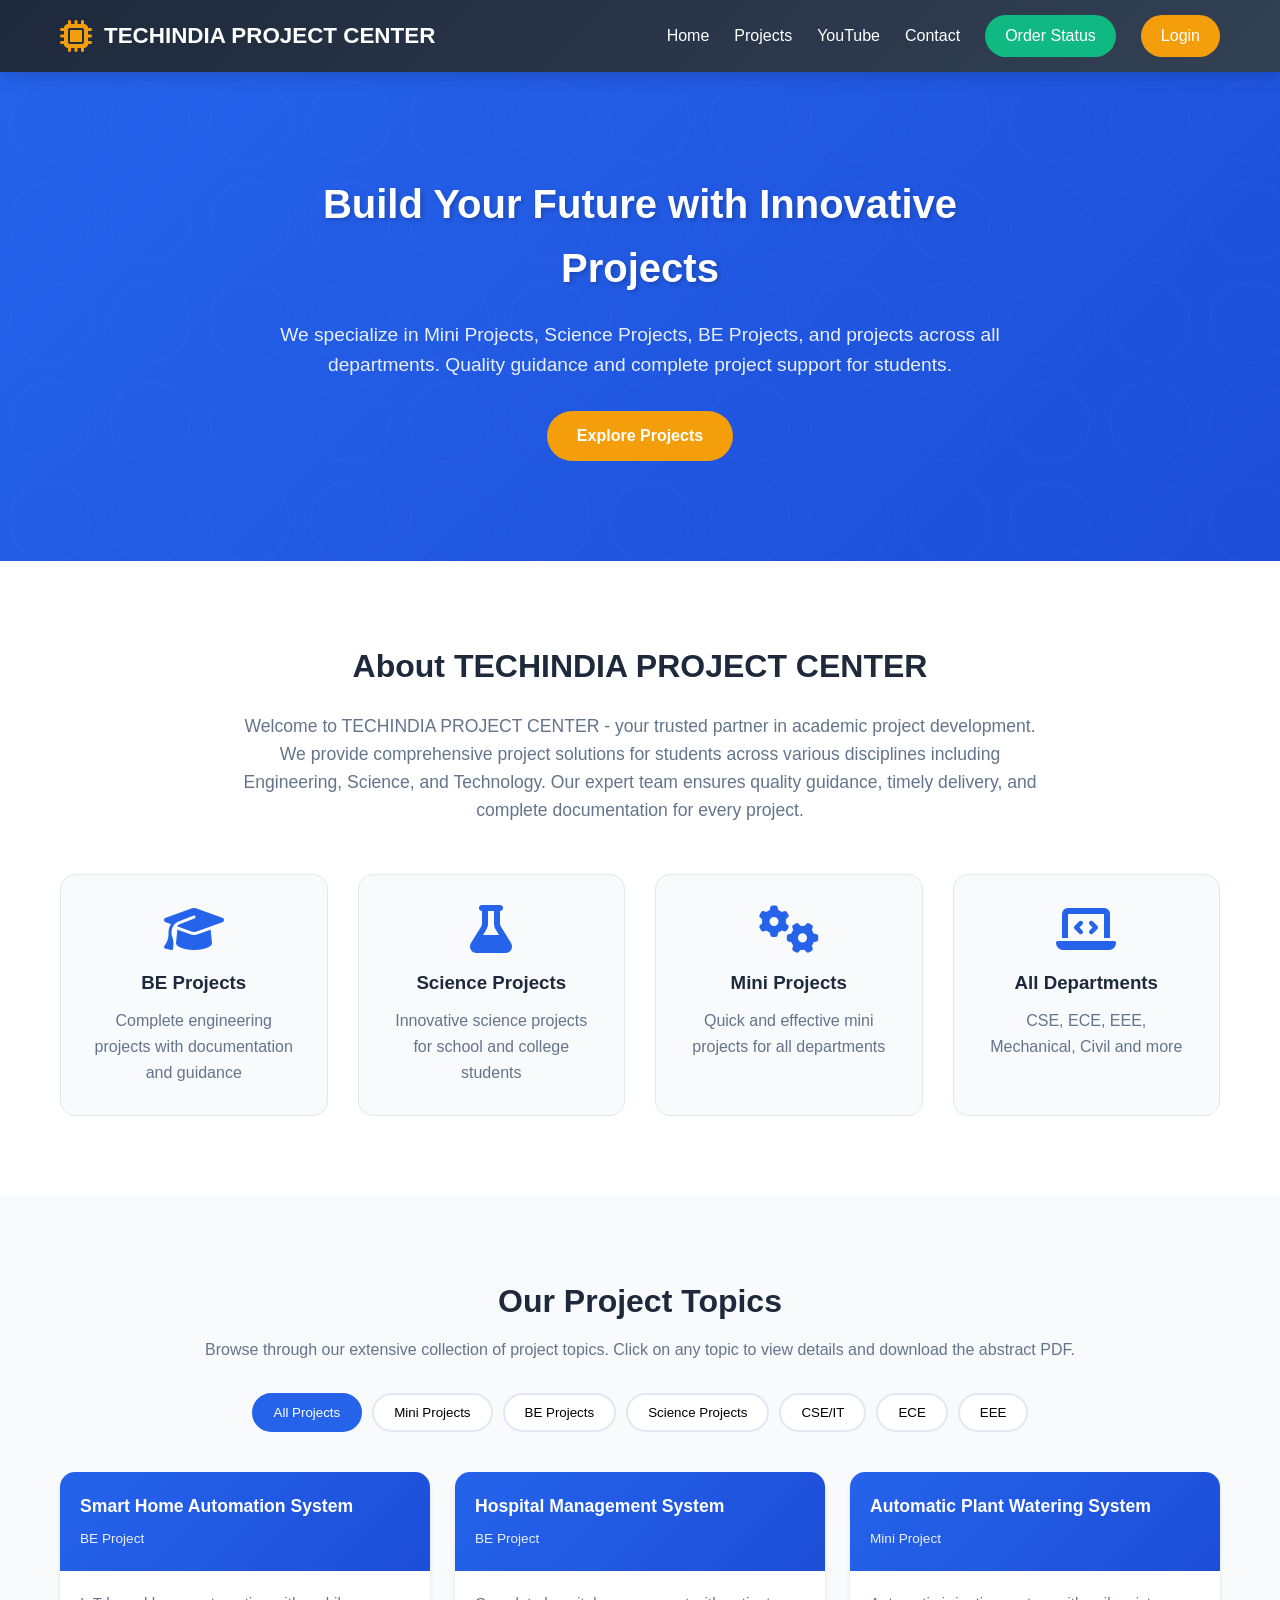
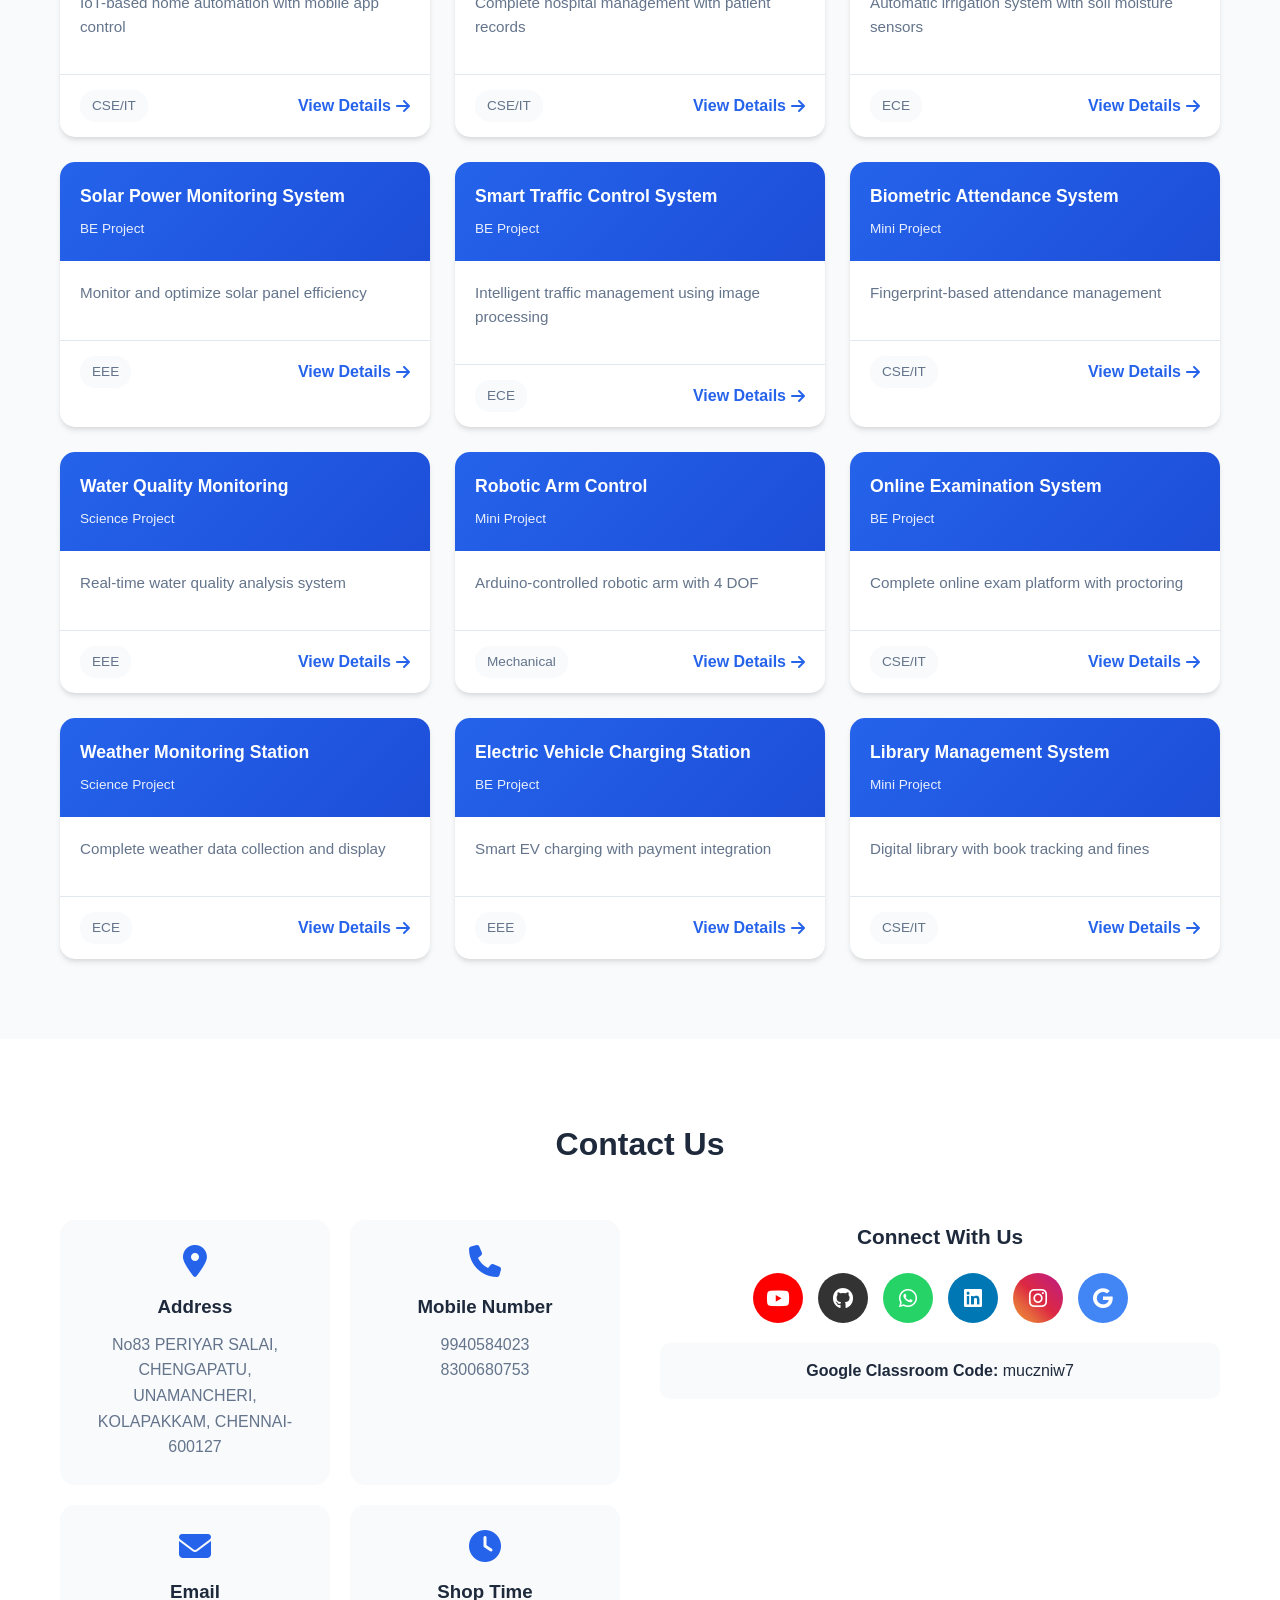
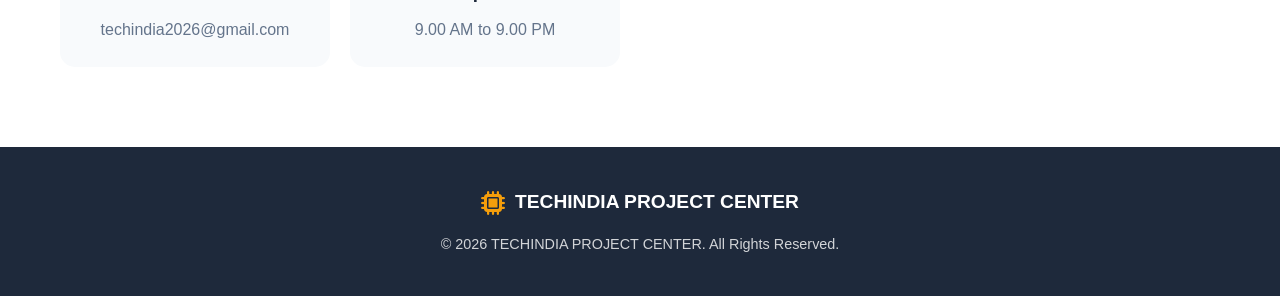
<file: website/index.html>
<!DOCTYPE html>
<html lang="en">
<head>
    <meta charset="UTF-8">
    <meta name="viewport" content="width=device-width, initial-scale=1.0">
    <title>TECHINDIA PROJECT CENTER - Mini Projects, BE Projects, Science Projects</title>
    <link rel="stylesheet" href="css/style.css">
    <link rel="stylesheet" href="https://cdnjs.cloudflare.com/ajax/libs/font-awesome/6.4.0/css/all.min.css">
</head>
<body>
    <!-- Header -->
    <header class="header">
        <div class="container">
            <div class="logo">
                <i class="fas fa-microchip"></i>
                <h1>TECHINDIA PROJECT CENTER</h1>
            </div>
            <nav class="nav">
                <a href="index.html" class="active">Home</a>
                <a href="#projects">Projects</a>
                <a href="https://youtube.com/@techindiawelcome?si=DhLk23zJ3-fZZO_y" target="_blank">YouTube</a>
                <a href="#contact">Contact</a>
                <a href="order-status.html" class="btn-order">Order Status</a>
                <a href="login.html" class="btn-login">Login</a>
            </nav>
            <div class="hamburger">
                <span></span>
                <span></span>
                <span></span>
            </div>
        </div>
    </header>

    <!-- Hero Section -->
    <section class="hero">
        <div class="hero-content">
            <h2>Build Your Future with Innovative Projects</h2>
            <p>We specialize in Mini Projects, Science Projects, BE Projects, and projects across all departments. Quality guidance and complete project support for students.</p>
            <a href="#projects" class="btn-primary">Explore Projects</a>
        </div>
    </section>

    <!-- About Section -->
    <section class="about" id="about">
        <div class="container">
            <h2>About TECHINDIA PROJECT CENTER</h2>
            <p>Welcome to TECHINDIA PROJECT CENTER - your trusted partner in academic project development. We provide comprehensive project solutions for students across various disciplines including Engineering, Science, and Technology. Our expert team ensures quality guidance, timely delivery, and complete documentation for every project.</p>
            <div class="features">
                <div class="feature-card">
                    <i class="fas fa-graduation-cap"></i>
                    <h3>BE Projects</h3>
                    <p>Complete engineering projects with documentation and guidance</p>
                </div>
                <div class="feature-card">
                    <i class="fas fa-flask"></i>
                    <h3>Science Projects</h3>
                    <p>Innovative science projects for school and college students</p>
                </div>
                <div class="feature-card">
                    <i class="fas fa-cogs"></i>
                    <h3>Mini Projects</h3>
                    <p>Quick and effective mini projects for all departments</p>
                </div>
                <div class="feature-card">
                    <i class="fas fa-laptop-code"></i>
                    <h3>All Departments</h3>
                    <p>CSE, ECE, EEE, Mechanical, Civil and more</p>
                </div>
            </div>
        </div>
    </section>

    <!-- Projects Section -->
    <section class="projects" id="projects">
        <div class="container">
            <h2>Our Project Topics</h2>
            <p>Browse through our extensive collection of project topics. Click on any topic to view details and download the abstract PDF.</p>
            
            <!-- Filter Buttons -->
            <div class="filter-buttons">
                <button class="filter-btn active" data-filter="all">All Projects</button>
                <button class="filter-btn" data-filter="mini">Mini Projects</button>
                <button class="filter-btn" data-filter="be">BE Projects</button>
                <button class="filter-btn" data-filter="science">Science Projects</button>
                <button class="filter-btn" data-filter="cse">CSE/IT</button>
                <button class="filter-btn" data-filter="ece">ECE</button>
                <button class="filter-btn" data-filter="eee">EEE</button>
            </div>

            <!-- Project List -->
            <div class="project-grid" id="projectGrid">
                <!-- Projects will be loaded dynamically -->
            </div>
        </div>
    </section>

    <!-- Project Modal -->
    <div class="modal" id="projectModal">
        <div class="modal-content">
            <span class="close-modal">&times;</span>
            <div class="modal-body">
                <h2 id="modalTitle"></h2>
                <p class="modal-category" id="modalCategory"></p>
                <div class="modal-description" id="modalDescription"></div>
                <div class="modal-features" id="modalFeatures"></div>
                <div class="modal-actions">
                    <button class="btn-download" id="downloadPdf">
                        <i class="fas fa-file-pdf"></i> Download Abstract PDF
                    </button>
                    <button class="btn-order-project" id="orderProject">
                        <i class="fas fa-shopping-cart"></i> Order This Project
                    </button>
                </div>
            </div>
        </div>
    </div>

    <!-- Order Modal -->
    <div class="modal" id="orderModal">
        <div class="modal-content order-modal-premium">
            <span class="close-modal">&times;</span>
            <div class="order-modal-header">
                <div class="order-icon">
                    <i class="fas fa-shopping-bag"></i>
                </div>
                <h2>Order Project</h2>
                <p class="order-subtitle">Fill in your details to place an order</p>
            </div>
            <div class="order-project-info" id="orderProjectInfo">
                <span class="project-badge"><i class="fas fa-folder"></i> <span id="orderProjectTitle"></span></span>
            </div>
            <form id="orderForm" class="order-form-premium">
                <input type="hidden" id="orderProjectId">
                <div class="form-row">
                    <div class="form-group">
                        <label><i class="fas fa-user"></i> Full Name *</label>
                        <input type="text" id="orderName" required placeholder="Enter your full name">
                    </div>
                    <div class="form-group">
                        <label><i class="fas fa-phone"></i> Mobile Number *</label>
                        <input type="tel" id="orderMobile" pattern="[0-9]{10}" required placeholder="10 digit mobile number" maxlength="10">
                    </div>
                </div>
                <div class="form-group">
                    <label><i class="fas fa-envelope"></i> Email Address *</label>
                    <input type="email" id="orderEmail" required placeholder="Enter your email address">
                </div>
                <div class="form-group">
                    <label><i class="fas fa-map-marker-alt"></i> Delivery Address *</label>
                    <textarea id="orderAddress" rows="3" required placeholder="Enter your complete address"></textarea>
                </div>
                <div class="form-group">
                    <label><i class="fas fa-map-pin"></i> Pin Code *</label>
                    <input type="text" id="orderPincode" pattern="[0-9]{6}" required placeholder="6 digit pin code" maxlength="6">
                </div>
                <div class="order-note">
                    <i class="fas fa-info-circle"></i>
                    <span>A 6-digit order code will be generated for tracking your order status.</span>
                </div>
                <button type="submit" class="btn-order-submit">
                    <i class="fas fa-paper-plane"></i> Place Order
                </button>
            </form>
        </div>
    </div>

    <!-- Contact Section -->
    <section class="contact" id="contact">
        <div class="container">
            <h2>Contact Us</h2>
            <div class="contact-grid">
                <div class="contact-info">
                    <div class="contact-card">
                        <i class="fas fa-map-marker-alt"></i>
                        <h3>Address</h3>
                        <p>No83 PERIYAR SALAI, CHENGAPATU, UNAMANCHERI, KOLAPAKKAM, CHENNAI-600127</p>
                    </div>
                    <div class="contact-card">
                        <i class="fas fa-phone"></i>
                        <h3>Mobile Number</h3>
                        <p><a href="tel:9940584023">9940584023</a></p>
                        <p><a href="tel:8300680753">8300680753</a></p>
                    </div>
                    <div class="contact-card">
                        <i class="fas fa-envelope"></i>
                        <h3>Email</h3>
                        <p><a href="mailto:techindia2026@gmail.com">techindia2026@gmail.com</a></p>
                    </div>
                    <div class="contact-card">
                        <i class="fas fa-clock"></i>
                        <h3>Shop Time</h3>
                        <p>9.00 AM to 9.00 PM</p>
                    </div>
                </div>
                <div class="social-links">
                    <h3>Connect With Us</h3>
                    <div class="social-icons">
                        <a href="https://youtube.com/@techindiawelcome?si=DhLk23zJ3-fZZO_y" target="_blank" class="youtube">
                            <i class="fab fa-youtube"></i>
                        </a>
                        <a href="https://github.com/techindia2026-lab" target="_blank" class="github">
                            <i class="fab fa-github"></i>
                        </a>
                        <a href="https://chat.whatsapp.com/GNpaSenF4cGHBdhQo0liR4" target="_blank" class="whatsapp">
                            <i class="fab fa-whatsapp"></i>
                        </a>
                        <a href="https://www.linkedin.com/in/tech-india-86aa4a414/" target="_blank" class="linkedin">
                            <i class="fab fa-linkedin"></i>
                        </a>
                        <a href="https://www.instagram.com/techindiaprojcet/" target="_blank" class="instagram">
                            <i class="fab fa-instagram"></i>
                        </a>
                        <a href="https://classroom.google.com/c/ODU1MzQ3OTAwMTk2?cjc=muczniw7" target="_blank" class="classroom">
                            <i class="fab fa-google"></i>
                        </a>
                    </div>
                    <div class="classroom-code">
                        <p><strong>Google Classroom Code:</strong> muczniw7</p>
                    </div>
                </div>
            </div>
        </div>
    </section>

    <!-- Footer -->
    <footer class="footer">
        <div class="container">
            <div class="footer-content">
                <div class="footer-logo">
                    <i class="fas fa-microchip"></i>
                    <h3>TECHINDIA PROJECT CENTER</h3>
                </div>
                <p>&copy; 2026 TECHINDIA PROJECT CENTER. All Rights Reserved.</p>
            </div>
        </div>
    </footer>

    <script src="js/main.js"></script>
</body>
</html>
</file>
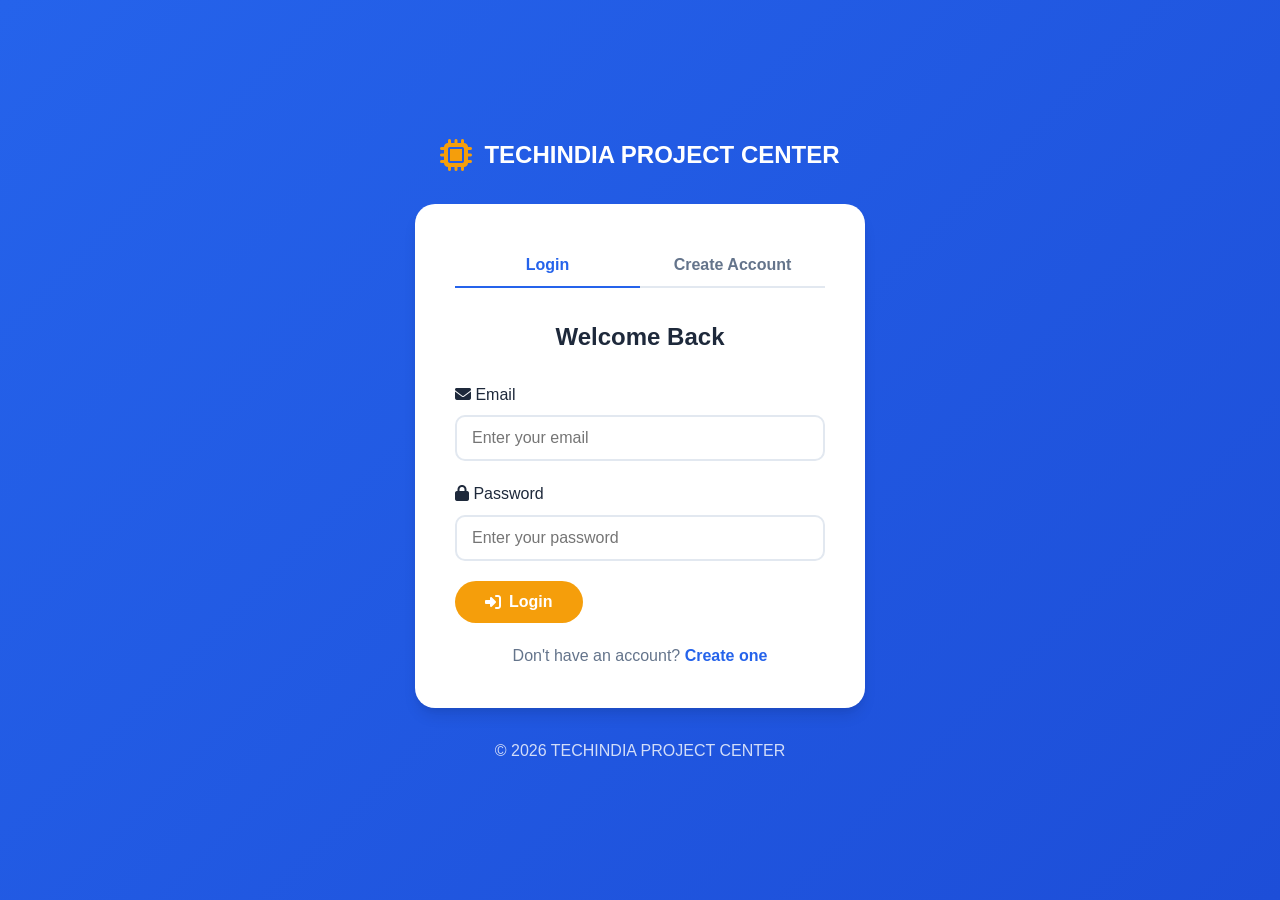
<file: website/login.html>
<!DOCTYPE html>
<html lang="en">
<head>
    <meta charset="UTF-8">
    <meta name="viewport" content="width=device-width, initial-scale=1.0">
    <title>Login - TECHINDIA PROJECT CENTER</title>
    <link rel="stylesheet" href="css/style.css">
    <link rel="stylesheet" href="https://cdnjs.cloudflare.com/ajax/libs/font-awesome/6.4.0/css/all.min.css">
</head>
<body class="auth-page">
    <div class="auth-container">
        <div class="auth-header">
            <a href="index.html" class="logo">
                <i class="fas fa-microchip"></i>
                <h1>TECHINDIA PROJECT CENTER</h1>
            </a>
        </div>

        <div class="auth-box">
            <div class="auth-tabs">
                <button class="tab-btn active" data-tab="login">Login</button>
                <button class="tab-btn" data-tab="register">Create Account</button>
            </div>

            <!-- Login Form -->
            <form class="auth-form active" id="loginForm">
                <h2>Welcome Back</h2>
                <div class="form-group">
                    <label><i class="fas fa-envelope"></i> Email</label>
                    <input type="email" id="loginEmail" required placeholder="Enter your email">
                </div>
                <div class="form-group">
                    <label><i class="fas fa-lock"></i> Password</label>
                    <input type="password" id="loginPassword" required placeholder="Enter your password">
                </div>
                <button type="submit" class="btn-primary">
                    <i class="fas fa-sign-in-alt"></i> Login
                </button>
                <p class="auth-link">Don't have an account? <a href="#" data-tab="register">Create one</a></p>
            </form>

            <!-- Register Form -->
            <form class="auth-form" id="registerForm">
                <h2>Create New Account</h2>
                <div class="form-group">
                    <label><i class="fas fa-user"></i> Full Name</label>
                    <input type="text" id="registerName" required placeholder="Enter your full name">
                </div>
                <div class="form-group">
                    <label><i class="fas fa-envelope"></i> Email</label>
                    <input type="email" id="registerEmail" required placeholder="Enter your email">
                </div>
                <div class="form-group">
                    <label><i class="fas fa-phone"></i> Mobile Number</label>
                    <input type="tel" id="registerMobile" pattern="[0-9]{10}" required placeholder="Enter 10 digit mobile number">
                </div>
                <div class="form-group">
                    <label><i class="fas fa-lock"></i> Password</label>
                    <input type="password" id="registerPassword" required placeholder="Create a password" minlength="6">
                </div>
                <div class="form-group">
                    <label><i class="fas fa-lock"></i> Confirm Password</label>
                    <input type="password" id="registerConfirmPassword" required placeholder="Confirm your password">
                </div>
                <button type="submit" class="btn-primary">
                    <i class="fas fa-user-plus"></i> Create Account
                </button>
                <p class="auth-link">Already have an account? <a href="#" data-tab="login">Login here</a></p>
            </form>
        </div>

        <div class="auth-footer">
            <p>&copy; 2026 TECHINDIA PROJECT CENTER</p>
        </div>
    </div>

    <script src="js/auth.js"></script>
</body>
</html>
</file>
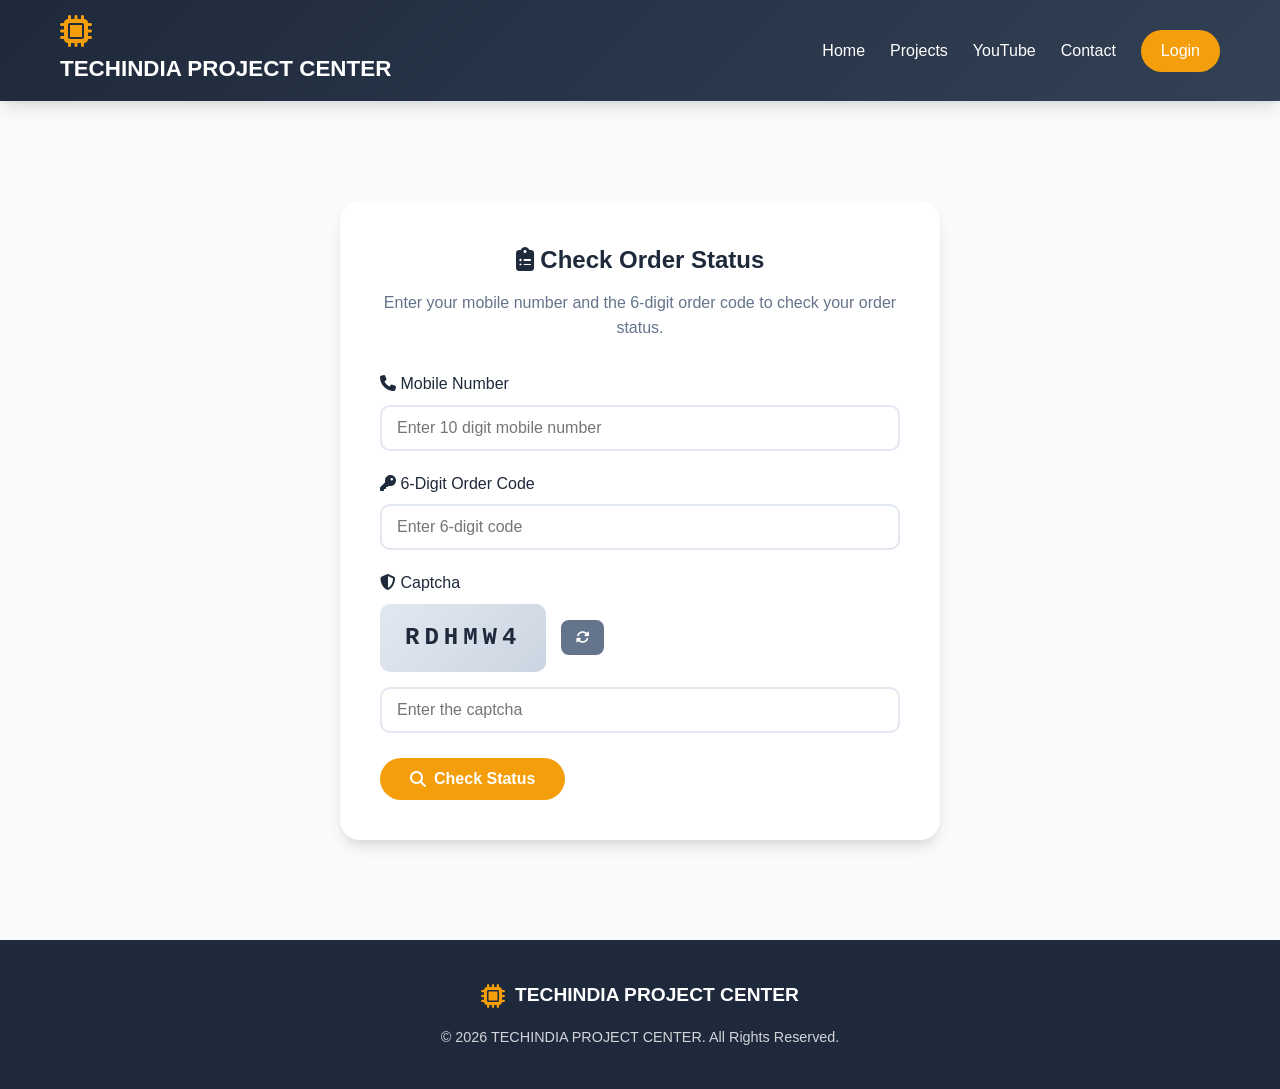
<file: website/order-status.html>
<!DOCTYPE html>
<html lang="en">
<head>
    <meta charset="UTF-8">
    <meta name="viewport" content="width=device-width, initial-scale=1.0">
    <title>Order Status - TECHINDIA PROJECT CENTER</title>
    <link rel="stylesheet" href="css/style.css">
    <link rel="stylesheet" href="https://cdnjs.cloudflare.com/ajax/libs/font-awesome/6.4.0/css/all.min.css">
</head>
<body>
    <!-- Header -->
    <header class="header">
        <div class="container">
            <div class="logo">
                <a href="index.html">
                    <i class="fas fa-microchip"></i>
                    <h1>TECHINDIA PROJECT CENTER</h1>
                </a>
            </div>
            <nav class="nav">
                <a href="index.html">Home</a>
                <a href="index.html#projects">Projects</a>
                <a href="https://youtube.com/@techindiawelcome?si=DhLk23zJ3-fZZO_y" target="_blank">YouTube</a>
                <a href="index.html#contact">Contact</a>
                <a href="login.html" class="btn-login">Login</a>
            </nav>
            <div class="hamburger">
                <span></span>
                <span></span>
                <span></span>
            </div>
        </div>
    </header>

    <!-- Order Status Section -->
    <section class="order-status-section">
        <div class="container">
            <div class="order-status-box">
                <h2><i class="fas fa-clipboard-list"></i> Check Order Status</h2>
                <p>Enter your mobile number and the 6-digit order code to check your order status.</p>
                
                <form id="orderStatusForm">
                    <div class="form-group">
                        <label><i class="fas fa-phone"></i> Mobile Number</label>
                        <input type="tel" id="statusMobile" pattern="[0-9]{10}" required placeholder="Enter 10 digit mobile number" maxlength="10">
                    </div>
                    <div class="form-group">
                        <label><i class="fas fa-key"></i> 6-Digit Order Code</label>
                        <input type="text" id="orderCode" pattern="[0-9]{6}" required placeholder="Enter 6-digit code" maxlength="6">
                    </div>
                    <div class="form-group captcha-group">
                        <label><i class="fas fa-shield-alt"></i> Captcha</label>
                        <div class="captcha-box">
                            <span id="captchaText"></span>
                            <button type="button" id="refreshCaptcha" class="btn-refresh">
                                <i class="fas fa-sync-alt"></i>
                            </button>
                        </div>
                        <input type="text" id="captchaInput" required placeholder="Enter the captcha">
                    </div>
                    <button type="submit" class="btn-primary">
                        <i class="fas fa-search"></i> Check Status
                    </button>
                </form>

                <!-- Order Result -->
                <div class="order-result" id="orderResult" style="display: none;">
                    <div class="result-header">
                        <h3>Order Details</h3>
                        <span class="status-badge" id="orderStatusBadge"></span>
                    </div>
                    <div class="result-body">
                        <div class="result-row">
                            <strong>Order ID:</strong>
                            <span id="resultOrderId"></span>
                        </div>
                        <div class="result-row">
                            <strong>Project:</strong>
                            <span id="resultProject"></span>
                        </div>
                        <div class="result-row">
                            <strong>Customer Name:</strong>
                            <span id="resultName"></span>
                        </div>
                        <div class="result-row">
                            <strong>Mobile:</strong>
                            <span id="resultMobile"></span>
                        </div>
                        <div class="result-row">
                            <strong>Email:</strong>
                            <span id="resultEmail"></span>
                        </div>
                        <div class="result-row">
                            <strong>Address:</strong>
                            <span id="resultAddress"></span>
                        </div>
                        <div class="result-row">
                            <strong>Pin Code:</strong>
                            <span id="resultPincode"></span>
                        </div>
                        <div class="result-row">
                            <strong>Order Date:</strong>
                            <span id="resultDate"></span>
                        </div>
                        <div class="result-row">
                            <strong>Order Code:</strong>
                            <span id="resultCode"></span>
                        </div>
                        <div class="result-row">
                            <strong>Current Status:</strong>
                            <span id="resultStatus"></span>
                        </div>
                        <div class="result-row status-note">
                            <strong>Status Note:</strong>
                            <span id="resultNote"></span>
                        </div>
                    </div>
                </div>

                <div class="order-not-found" id="orderNotFound" style="display: none;">
                    <i class="fas fa-exclamation-circle"></i>
                    <h3>Order Not Found</h3>
                    <p>Please check your mobile number and order code. If the problem persists, contact us.</p>
                </div>
            </div>
        </div>
    </section>

    <!-- Footer -->
    <footer class="footer">
        <div class="container">
            <div class="footer-content">
                <div class="footer-logo">
                    <i class="fas fa-microchip"></i>
                    <h3>TECHINDIA PROJECT CENTER</h3>
                </div>
                <p>&copy; 2026 TECHINDIA PROJECT CENTER. All Rights Reserved.</p>
            </div>
        </div>
    </footer>

    <script src="js/main.js"></script>
    <script>
        // Captcha functionality
        let currentCaptcha = '';

        function generateCaptcha() {
            const chars = 'ABCDEFGHJKLMNPQRSTUVWXYZabcdefghjkmnpqrstuvwxyz23456789';
            currentCaptcha = '';
            for (let i = 0; i < 6; i++) {
                currentCaptcha += chars.charAt(Math.floor(Math.random() * chars.length));
            }
            document.getElementById('captchaText').textContent = currentCaptcha;
        }

        document.getElementById('refreshCaptcha').addEventListener('click', generateCaptcha);
        generateCaptcha();

        // Order status check
        document.getElementById('orderStatusForm').addEventListener('submit', function(e) {
            e.preventDefault();
            
            const mobile = document.getElementById('statusMobile').value;
            const code = document.getElementById('orderCode').value;
            const captchaInput = document.getElementById('captchaInput').value;

            if (captchaInput !== currentCaptcha) {
                alert('Invalid captcha. Please try again.');
                generateCaptcha();
                document.getElementById('captchaInput').value = '';
                return;
            }

            // Get orders from localStorage
            const orders = JSON.parse(localStorage.getItem('orders') || '[]');
            const order = orders.find(o => o.mobile === mobile && o.orderCode === code);

            if (order) {
                document.getElementById('orderNotFound').style.display = 'none';
                document.getElementById('orderResult').style.display = 'block';

                document.getElementById('resultOrderId').textContent = order.id;
                document.getElementById('resultProject').textContent = order.projectTitle;
                document.getElementById('resultName').textContent = order.name;
                document.getElementById('resultMobile').textContent = order.mobile;
                document.getElementById('resultEmail').textContent = order.email;
                document.getElementById('resultAddress').textContent = order.address;
                document.getElementById('resultPincode').textContent = order.pincode;
                document.getElementById('resultDate').textContent = order.orderDate;
                document.getElementById('resultCode').textContent = order.orderCode;
                document.getElementById('resultStatus').textContent = order.status;
                document.getElementById('resultNote').textContent = order.statusNote || 'No additional notes';

                const badge = document.getElementById('orderStatusBadge');
                badge.textContent = order.status;
                badge.className = 'status-badge ' + order.status.toLowerCase().replace(' ', '-');
            } else {
                document.getElementById('orderResult').style.display = 'none';
                document.getElementById('orderNotFound').style.display = 'block';
            }
        });
    </script>
</body>
</html>
</file>
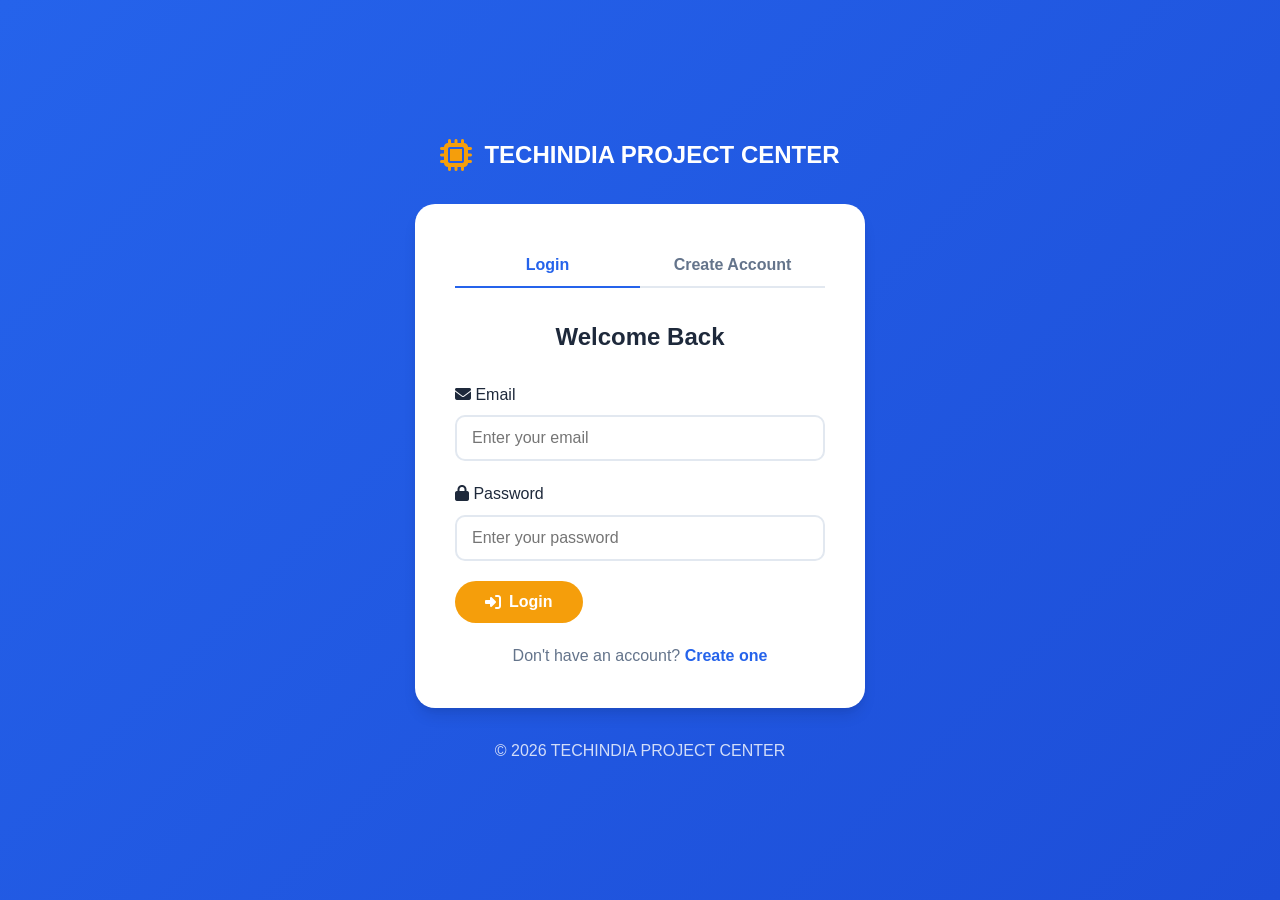
<file: website/admin/dashboard.html>
<!DOCTYPE html>
<html lang="en">
<head>
    <meta charset="UTF-8">
    <meta name="viewport" content="width=device-width, initial-scale=1.0">
    <title>Admin Dashboard - TECHINDIA PROJECT CENTER</title>
    <link rel="stylesheet" href="../css/style.css">
    <link rel="stylesheet" href="../css/admin.css">
    <link rel="stylesheet" href="https://cdnjs.cloudflare.com/ajax/libs/font-awesome/6.4.0/css/all.min.css">
</head>
<body class="admin-body">
    <!-- Admin Sidebar -->
    <aside class="admin-sidebar">
        <div class="admin-logo">
            <i class="fas fa-microchip"></i>
            <h2>TECHINDIA</h2>
        </div>
        <nav class="admin-nav">
            <a href="dashboard.html" class="active">
                <i class="fas fa-tachometer-alt"></i> Dashboard
            </a>
            <a href="projects.html">
                <i class="fas fa-project-diagram"></i> Manage Projects
            </a>
            <a href="orders.html">
                <i class="fas fa-shopping-cart"></i> Orders
            </a>
            <a href="../index.html" target="_blank">
                <i class="fas fa-external-link-alt"></i> View Website
            </a>
            <a href="#" id="adminLogout">
                <i class="fas fa-sign-out-alt"></i> Logout
            </a>
        </nav>
    </aside>

    <!-- Main Content -->
    <main class="admin-main">
        <header class="admin-header">
            <h1>Dashboard</h1>
            <div class="admin-user">
                <span id="adminName">Admin</span>
                <i class="fas fa-user-circle"></i>
            </div>
        </header>

        <!-- Dashboard Stats -->
        <div class="dashboard-stats">
            <div class="stat-card">
                <i class="fas fa-project-diagram"></i>
                <div class="stat-info">
                    <h3 id="totalProjects">0</h3>
                    <p>Total Projects</p>
                </div>
            </div>
            <div class="stat-card">
                <i class="fas fa-shopping-cart"></i>
                <div class="stat-info">
                    <h3 id="totalOrders">0</h3>
                    <p>Total Orders</p>
                </div>
            </div>
            <div class="stat-card pending">
                <i class="fas fa-clock"></i>
                <div class="stat-info">
                    <h3 id="pendingOrders">0</h3>
                    <p>Pending Orders</p>
                </div>
            </div>
            <div class="stat-card completed">
                <i class="fas fa-check-circle"></i>
                <div class="stat-info">
                    <h3 id="completedOrders">0</h3>
                    <p>Completed Orders</p>
                </div>
            </div>
        </div>

        <!-- Recent Orders -->
        <div class="dashboard-section">
            <h2>Recent Orders</h2>
            <div class="table-container">
                <table class="admin-table">
                    <thead>
                        <tr>
                            <th>Order ID</th>
                            <th>Customer</th>
                            <th>Project</th>
                            <th>Mobile</th>
                            <th>Status</th>
                            <th>Date</th>
                        </tr>
                    </thead>
                    <tbody id="recentOrdersTable">
                        <!-- Dynamic content -->
                    </tbody>
                </table>
            </div>
        </div>
    </main>

    <script src="../js/admin.js"></script>
</body>
</html>
</file>
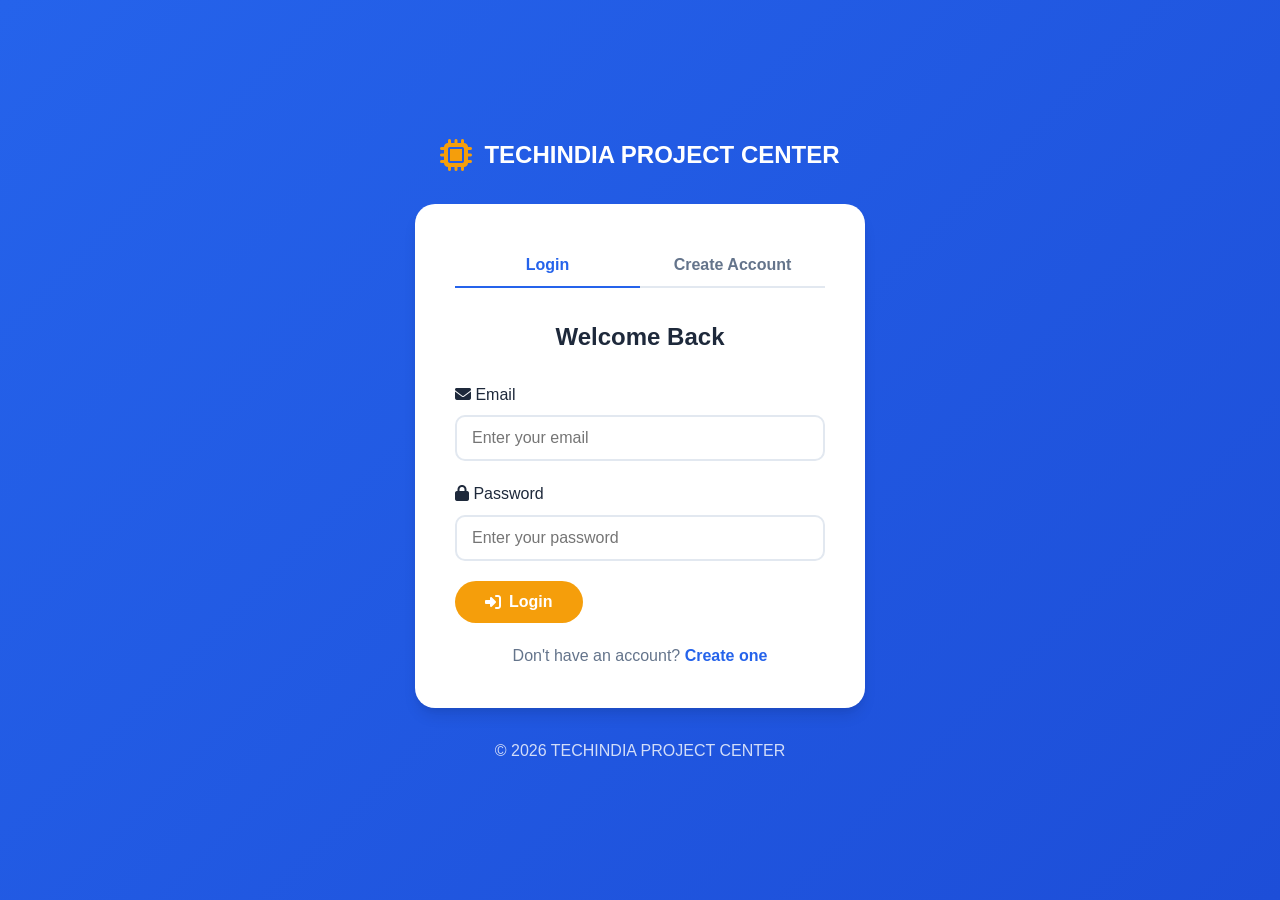
<file: website/admin/orders.html>
<!DOCTYPE html>
<html lang="en">
<head>
    <meta charset="UTF-8">
    <meta name="viewport" content="width=device-width, initial-scale=1.0">
    <title>Manage Orders - TECHINDIA PROJECT CENTER</title>
    <link rel="stylesheet" href="../css/style.css">
    <link rel="stylesheet" href="../css/admin.css">
    <link rel="stylesheet" href="https://cdnjs.cloudflare.com/ajax/libs/font-awesome/6.4.0/css/all.min.css">
</head>
<body class="admin-body">
    <!-- Admin Sidebar -->
    <aside class="admin-sidebar">
        <div class="admin-logo">
            <i class="fas fa-microchip"></i>
            <h2>TECHINDIA</h2>
        </div>
        <nav class="admin-nav">
            <a href="dashboard.html">
                <i class="fas fa-tachometer-alt"></i> Dashboard
            </a>
            <a href="projects.html">
                <i class="fas fa-project-diagram"></i> Manage Projects
            </a>
            <a href="orders.html" class="active">
                <i class="fas fa-shopping-cart"></i> Orders
            </a>
            <a href="../index.html" target="_blank">
                <i class="fas fa-external-link-alt"></i> View Website
            </a>
            <a href="#" id="adminLogout">
                <i class="fas fa-sign-out-alt"></i> Logout
            </a>
        </nav>
    </aside>

    <!-- Main Content -->
    <main class="admin-main">
        <header class="admin-header">
            <h1>Manage Orders</h1>
            <div class="filter-group">
                <select id="statusFilter">
                    <option value="all">All Orders</option>
                    <option value="pending">Pending</option>
                    <option value="accepted">Accepted</option>
                    <option value="in-progress">In Progress</option>
                    <option value="completed">Completed</option>
                    <option value="cancelled">Cancelled</option>
                </select>
            </div>
        </header>

        <!-- Orders Table -->
        <div class="table-container">
            <table class="admin-table">
                <thead>
                    <tr>
                        <th>Order ID</th>
                        <th>Customer</th>
                        <th>Project</th>
                        <th>Contact</th>
                        <th>Order Code</th>
                        <th>Status</th>
                        <th>Date</th>
                        <th>Actions</th>
                    </tr>
                </thead>
                <tbody id="ordersTable">
                    <!-- Dynamic content -->
                </tbody>
            </table>
        </div>
    </main>

    <!-- Order Details Modal -->
    <div class="modal" id="orderModal">
        <div class="modal-content modal-large">
            <span class="close-modal">&times;</span>
            <h2>Order Details</h2>
            <div class="order-details-content">
                <div class="order-info-grid">
                    <div class="info-item">
                        <label>Order ID:</label>
                        <span id="detailOrderId"></span>
                    </div>
                    <div class="info-item">
                        <label>Order Code:</label>
                        <span id="detailOrderCode"></span>
                    </div>
                    <div class="info-item">
                        <label>Order Date:</label>
                        <span id="detailOrderDate"></span>
                    </div>
                    <div class="info-item">
                        <label>Customer Name:</label>
                        <span id="detailName"></span>
                    </div>
                    <div class="info-item">
                        <label>Mobile:</label>
                        <span id="detailMobile"></span>
                    </div>
                    <div class="info-item">
                        <label>Email:</label>
                        <span id="detailEmail"></span>
                    </div>
                    <div class="info-item full-width">
                        <label>Address:</label>
                        <span id="detailAddress"></span>
                    </div>
                    <div class="info-item">
                        <label>Pin Code:</label>
                        <span id="detailPincode"></span>
                    </div>
                    <div class="info-item">
                        <label>Project:</label>
                        <span id="detailProject"></span>
                    </div>
                </div>
                
                <div class="order-status-update">
                    <h3>Update Order Status</h3>
                    <input type="hidden" id="updateOrderId">
                    <div class="form-group">
                        <label>Status</label>
                        <select id="updateStatus">
                            <option value="pending">Pending</option>
                            <option value="accepted">Accepted</option>
                            <option value="in-progress">In Progress</option>
                            <option value="completed">Completed</option>
                            <option value="cancelled">Cancelled</option>
                        </select>
                    </div>
                    <div class="form-group">
                        <label>Status Note</label>
                        <textarea id="updateNote" rows="3" placeholder="Add a note about the order status..."></textarea>
                    </div>
                    <div class="form-actions">
                        <button type="button" class="btn-secondary close-modal-btn">Close</button>
                        <button type="button" class="btn-primary" id="updateOrderBtn">Update Status</button>
                    </div>
                </div>
            </div>
        </div>
    </div>

    <script src="../js/admin.js"></script>
</body>
</html>
</file>
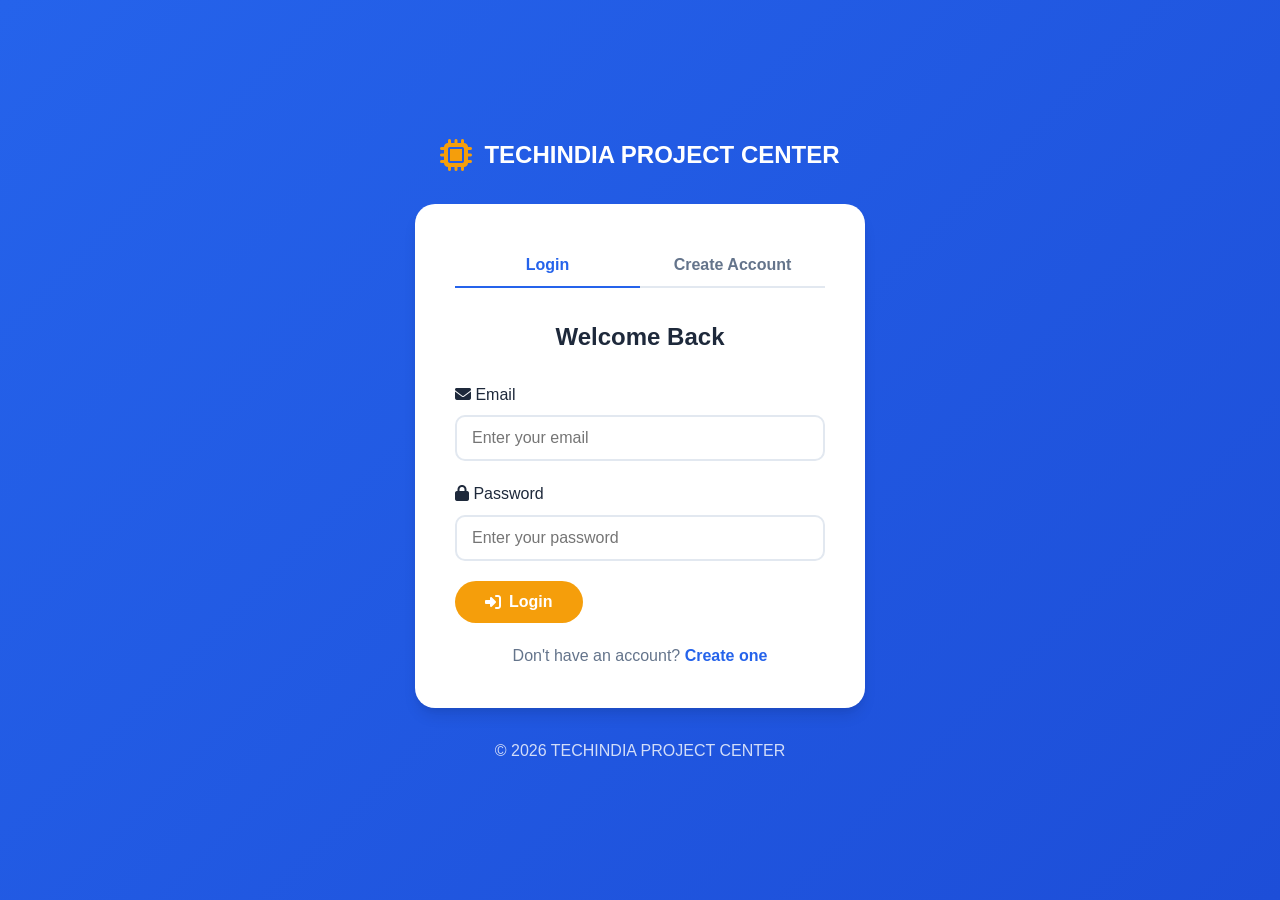
<file: website/admin/projects.html>
<!DOCTYPE html>
<html lang="en">
<head>
    <meta charset="UTF-8">
    <meta name="viewport" content="width=device-width, initial-scale=1.0">
    <title>Manage Projects - TECHINDIA PROJECT CENTER</title>
    <link rel="stylesheet" href="../css/style.css">
    <link rel="stylesheet" href="../css/admin.css">
    <link rel="stylesheet" href="https://cdnjs.cloudflare.com/ajax/libs/font-awesome/6.4.0/css/all.min.css">
</head>
<body class="admin-body">
    <!-- Admin Sidebar -->
    <aside class="admin-sidebar">
        <div class="admin-logo">
            <i class="fas fa-microchip"></i>
            <h2>TECHINDIA</h2>
        </div>
        <nav class="admin-nav">
            <a href="dashboard.html">
                <i class="fas fa-tachometer-alt"></i> Dashboard
            </a>
            <a href="projects.html" class="active">
                <i class="fas fa-project-diagram"></i> Manage Projects
            </a>
            <a href="orders.html">
                <i class="fas fa-shopping-cart"></i> Orders
            </a>
            <a href="../index.html" target="_blank">
                <i class="fas fa-external-link-alt"></i> View Website
            </a>
            <a href="#" id="adminLogout">
                <i class="fas fa-sign-out-alt"></i> Logout
            </a>
        </nav>
    </aside>

    <!-- Main Content -->
    <main class="admin-main">
        <header class="admin-header">
            <h1>Manage Projects</h1>
            <button class="btn-add" id="addProjectBtn">
                <i class="fas fa-plus"></i> Add New Project
            </button>
        </header>

        <!-- Projects Table -->
        <div class="table-container">
            <table class="admin-table">
                <thead>
                    <tr>
                        <th>ID</th>
                        <th>Title</th>
                        <th>Category</th>
                        <th>Department</th>
                        <th>Status</th>
                        <th>Actions</th>
                    </tr>
                </thead>
                <tbody id="projectsTable">
                    <!-- Dynamic content -->
                </tbody>
            </table>
        </div>
    </main>

    <!-- Add/Edit Project Modal -->
    <div class="modal" id="projectModal">
        <div class="modal-content modal-large">
            <span class="close-modal">&times;</span>
            <h2 id="modalTitle">Add New Project</h2>
            <form id="projectForm">
                <input type="hidden" id="projectId">
                <div class="form-row">
                    <div class="form-group">
                        <label>Project Title *</label>
                        <input type="text" id="projectTitle" required>
                    </div>
                    <div class="form-group">
                        <label>Category *</label>
                        <select id="projectCategory" required>
                            <option value="">Select Category</option>
                            <option value="mini">Mini Project</option>
                            <option value="be">BE Project</option>
                            <option value="science">Science Project</option>
                        </select>
                    </div>
                </div>
                <div class="form-row">
                    <div class="form-group">
                        <label>Department *</label>
                        <select id="projectDepartment" required>
                            <option value="">Select Department</option>
                            <option value="cse">CSE/IT</option>
                            <option value="ece">ECE</option>
                            <option value="eee">EEE</option>
                            <option value="mechanical">Mechanical</option>
                            <option value="civil">Civil</option>
                            <option value="other">Other</option>
                        </select>
                    </div>
                    <div class="form-group">
                        <label>Status</label>
                        <select id="projectStatus">
                            <option value="active">Active</option>
                            <option value="inactive">Inactive</option>
                        </select>
                    </div>
                </div>
                <div class="form-group">
                    <label>Short Description *</label>
                    <input type="text" id="projectShortDesc" required placeholder="Brief one-line description">
                </div>
                <div class="form-group">
                    <label>Full Description *</label>
                    <textarea id="projectDescription" rows="4" required placeholder="Detailed project description"></textarea>
                </div>
                <div class="form-group">
                    <label>Technologies/Features (comma separated)</label>
                    <input type="text" id="projectFeatures" placeholder="e.g., IoT, Arduino, Sensors, Mobile App">
                </div>
                <div class="form-group">
                    <label>Price (₹)</label>
                    <input type="number" id="projectPrice" placeholder="Enter price">
                </div>
                <div class="form-actions">
                    <button type="button" class="btn-secondary" id="cancelProject">Cancel</button>
                    <button type="submit" class="btn-primary">Save Project</button>
                </div>
            </form>
        </div>
    </div>

    <script src="../js/admin.js"></script>
</body>
</html>
</file>
<file: website/css/style.css>
/* Global Styles */
* {
    margin: 0;
    padding: 0;
    box-sizing: border-box;
}

:root {
    --primary-color: #2563eb;
    --primary-dark: #1d4ed8;
    --secondary-color: #64748b;
    --accent-color: #f59e0b;
    --success-color: #10b981;
    --danger-color: #ef4444;
    --warning-color: #f59e0b;
    --light-bg: #f8fafc;
    --dark-bg: #1e293b;
    --card-bg: #ffffff;
    --text-primary: #1e293b;
    --text-secondary: #64748b;
    --border-color: #e2e8f0;
    --shadow: 0 4px 6px -1px rgba(0, 0, 0, 0.1), 0 2px 4px -1px rgba(0, 0, 0, 0.06);
    --shadow-lg: 0 10px 15px -3px rgba(0, 0, 0, 0.1), 0 4px 6px -2px rgba(0, 0, 0, 0.05);
}

body {
    font-family: 'Segoe UI', Tahoma, Geneva, Verdana, sans-serif;
    line-height: 1.6;
    color: var(--text-primary);
    background-color: var(--light-bg);
}

.container {
    max-width: 1200px;
    margin: 0 auto;
    padding: 0 20px;
}

a {
    text-decoration: none;
    color: inherit;
}

/* Header */
.header {
    background: linear-gradient(135deg, var(--dark-bg), #334155);
    color: white;
    padding: 15px 0;
    position: sticky;
    top: 0;
    z-index: 1000;
    box-shadow: var(--shadow-lg);
}

.header .container {
    display: flex;
    justify-content: space-between;
    align-items: center;
}

.logo {
    display: flex;
    align-items: center;
    gap: 12px;
}

.logo i {
    font-size: 2rem;
    color: var(--accent-color);
}

.logo h1 {
    font-size: 1.4rem;
    font-weight: 700;
}

.nav {
    display: flex;
    align-items: center;
    gap: 25px;
}

.nav a {
    color: white;
    font-weight: 500;
    transition: color 0.3s;
}

.nav a:hover {
    color: var(--accent-color);
}

.btn-login, .btn-order {
    background: var(--accent-color);
    color: white !important;
    padding: 8px 20px;
    border-radius: 25px;
    transition: all 0.3s;
}

.btn-login:hover, .btn-order:hover {
    background: #d97706;
    transform: translateY(-2px);
}

.btn-order {
    background: var(--success-color);
}

.btn-order:hover {
    background: #059669;
}

.hamburger {
    display: none;
    flex-direction: column;
    cursor: pointer;
    gap: 5px;
}

.hamburger span {
    width: 25px;
    height: 3px;
    background: white;
    transition: 0.3s;
}

/* Hero Section */
.hero {
    background: linear-gradient(135deg, var(--primary-color), var(--primary-dark));
    color: white;
    padding: 100px 20px;
    text-align: center;
    position: relative;
    overflow: hidden;
}

.hero::before {
    content: '';
    position: absolute;
    top: 0;
    left: 0;
    right: 0;
    bottom: 0;
    background: url('data:image/svg+xml,<svg xmlns="http://www.w3.org/2000/svg" viewBox="0 0 100 100"><circle cx="50" cy="50" r="40" fill="none" stroke="rgba(255,255,255,0.1)" stroke-width="0.5"/></svg>');
    background-size: 100px 100px;
    opacity: 0.5;
}

.hero-content {
    position: relative;
    z-index: 1;
    max-width: 800px;
    margin: 0 auto;
}

.hero h2 {
    font-size: 2.5rem;
    margin-bottom: 20px;
    text-shadow: 2px 2px 4px rgba(0,0,0,0.2);
}

.hero p {
    font-size: 1.2rem;
    margin-bottom: 30px;
    opacity: 0.9;
}

.btn-primary {
    background: var(--accent-color);
    color: white;
    border: none;
    padding: 12px 30px;
    font-size: 1rem;
    font-weight: 600;
    border-radius: 25px;
    cursor: pointer;
    transition: all 0.3s;
    display: inline-flex;
    align-items: center;
    gap: 8px;
}

.btn-primary:hover {
    background: #d97706;
    transform: translateY(-2px);
    box-shadow: var(--shadow-lg);
}

/* About Section */
.about {
    padding: 80px 20px;
    background: white;
}

.about h2 {
    text-align: center;
    font-size: 2rem;
    margin-bottom: 20px;
    color: var(--dark-bg);
}

.about > .container > p {
    text-align: center;
    max-width: 800px;
    margin: 0 auto 50px;
    color: var(--text-secondary);
    font-size: 1.1rem;
}

.features {
    display: grid;
    grid-template-columns: repeat(auto-fit, minmax(250px, 1fr));
    gap: 30px;
}

.feature-card {
    background: var(--light-bg);
    padding: 30px;
    border-radius: 15px;
    text-align: center;
    transition: all 0.3s;
    border: 1px solid var(--border-color);
}

.feature-card:hover {
    transform: translateY(-5px);
    box-shadow: var(--shadow-lg);
    border-color: var(--primary-color);
}

.feature-card i {
    font-size: 3rem;
    color: var(--primary-color);
    margin-bottom: 15px;
}

.feature-card h3 {
    margin-bottom: 10px;
    color: var(--dark-bg);
}

.feature-card p {
    color: var(--text-secondary);
}

/* Projects Section */
.projects {
    padding: 80px 20px;
    background: var(--light-bg);
}

.projects h2 {
    text-align: center;
    font-size: 2rem;
    margin-bottom: 10px;
}

.projects > .container > p {
    text-align: center;
    color: var(--text-secondary);
    margin-bottom: 30px;
}

.filter-buttons {
    display: flex;
    flex-wrap: wrap;
    justify-content: center;
    gap: 10px;
    margin-bottom: 40px;
}

.filter-btn {
    background: white;
    border: 2px solid var(--border-color);
    padding: 10px 20px;
    border-radius: 25px;
    cursor: pointer;
    font-weight: 500;
    transition: all 0.3s;
}

.filter-btn:hover, .filter-btn.active {
    background: var(--primary-color);
    color: white;
    border-color: var(--primary-color);
}

.project-grid {
    display: grid;
    grid-template-columns: repeat(auto-fill, minmax(300px, 1fr));
    gap: 25px;
}

.project-card {
    background: white;
    border-radius: 15px;
    overflow: hidden;
    box-shadow: var(--shadow);
    transition: all 0.3s;
    cursor: pointer;
}

.project-card:hover {
    transform: translateY(-5px);
    box-shadow: var(--shadow-lg);
}

.project-card-header {
    background: linear-gradient(135deg, var(--primary-color), var(--primary-dark));
    color: white;
    padding: 20px;
}

.project-card-header h3 {
    font-size: 1.1rem;
    margin-bottom: 5px;
}

.project-card-header .category {
    font-size: 0.85rem;
    opacity: 0.9;
}

.project-card-body {
    padding: 20px;
}

.project-card-body p {
    color: var(--text-secondary);
    margin-bottom: 15px;
    font-size: 0.95rem;
}

.project-card-footer {
    padding: 15px 20px;
    border-top: 1px solid var(--border-color);
    display: flex;
    justify-content: space-between;
    align-items: center;
}

.project-card-footer .department {
    background: var(--light-bg);
    padding: 5px 12px;
    border-radius: 15px;
    font-size: 0.85rem;
    color: var(--text-secondary);
}

.project-card-footer .view-details {
    color: var(--primary-color);
    font-weight: 600;
    display: flex;
    align-items: center;
    gap: 5px;
}

/* Modal */
.modal {
    display: none;
    position: fixed;
    top: 0;
    left: 0;
    width: 100%;
    height: 100%;
    background: rgba(0,0,0,0.6);
    z-index: 2000;
    align-items: center;
    justify-content: center;
    padding: 20px;
}

.modal.active {
    display: flex;
}

.modal-content {
    background: white;
    border-radius: 15px;
    max-width: 600px;
    width: 100%;
    max-height: 90vh;
    overflow-y: auto;
    position: relative;
}

.modal-large {
    max-width: 800px;
}

.close-modal {
    position: absolute;
    top: 15px;
    right: 20px;
    font-size: 1.5rem;
    cursor: pointer;
    color: var(--text-secondary);
    transition: color 0.3s;
}

.close-modal:hover {
    color: var(--danger-color);
}

.modal-body {
    padding: 40px;
}

.modal-body h2 {
    margin-bottom: 10px;
    color: var(--dark-bg);
}

.modal-category {
    color: var(--primary-color);
    font-weight: 600;
    margin-bottom: 20px;
}

.modal-description {
    margin-bottom: 20px;
    line-height: 1.8;
}

.modal-features {
    margin-bottom: 25px;
}

.modal-features h4 {
    margin-bottom: 10px;
    color: var(--dark-bg);
}

.modal-features ul {
    list-style: none;
}

.modal-features li {
    padding: 5px 0;
    padding-left: 20px;
    position: relative;
}

.modal-features li::before {
    content: '✓';
    position: absolute;
    left: 0;
    color: var(--success-color);
}

.modal-actions {
    display: flex;
    gap: 15px;
    flex-wrap: wrap;
}

.btn-download, .btn-order-project {
    padding: 12px 25px;
    border-radius: 25px;
    font-weight: 600;
    cursor: pointer;
    transition: all 0.3s;
    display: inline-flex;
    align-items: center;
    gap: 8px;
    border: none;
}

.btn-download {
    background: var(--danger-color);
    color: white;
}

.btn-download:hover {
    background: #dc2626;
}

.btn-order-project {
    background: linear-gradient(135deg, #10b981, #059669);
    color: white;
    box-shadow: 0 4px 15px rgba(16, 185, 129, 0.4);
}

.btn-order-project:hover {
    background: linear-gradient(135deg, #059669, #047857);
    transform: translateY(-2px);
    box-shadow: 0 6px 20px rgba(16, 185, 129, 0.5);
}

/* Premium Order Modal */
.order-modal-premium {
    max-width: 550px;
    background: linear-gradient(180deg, #ffffff 0%, #f8fafc 100%);
}

.order-modal-header {
    text-align: center;
    padding: 30px 40px 20px;
    background: linear-gradient(135deg, var(--primary-color), #3b82f6);
    margin: -15px -15px 0;
    border-radius: 15px 15px 0 0;
}

.order-modal-header .order-icon {
    width: 70px;
    height: 70px;
    background: rgba(255, 255, 255, 0.2);
    border-radius: 50%;
    display: flex;
    align-items: center;
    justify-content: center;
    margin: 0 auto 15px;
}

.order-modal-header .order-icon i {
    font-size: 2rem;
    color: white;
}

.order-modal-header h2 {
    color: white;
    margin-bottom: 5px;
    font-size: 1.5rem;
}

.order-modal-header .order-subtitle {
    color: rgba(255, 255, 255, 0.9);
    font-size: 0.95rem;
}

.order-project-info {
    background: linear-gradient(135deg, #fef3c7, #fde68a);
    padding: 12px 20px;
    margin: 20px 40px 0;
    border-radius: 10px;
    text-align: center;
}

.project-badge {
    color: #b45309;
    font-weight: 600;
    font-size: 0.95rem;
}

.project-badge i {
    margin-right: 5px;
}

.order-form-premium {
    padding: 25px 40px 40px;
}

.order-form-premium .form-row {
    display: grid;
    grid-template-columns: 1fr 1fr;
    gap: 20px;
}

.order-form-premium .form-group {
    margin-bottom: 20px;
}

.order-form-premium label {
    display: flex;
    align-items: center;
    gap: 8px;
    margin-bottom: 8px;
    font-weight: 600;
    color: var(--dark-bg);
    font-size: 0.9rem;
}

.order-form-premium label i {
    color: var(--primary-color);
    font-size: 0.85rem;
}

.order-form-premium input,
.order-form-premium textarea {
    width: 100%;
    padding: 14px 18px;
    border: 2px solid #e2e8f0;
    border-radius: 12px;
    font-size: 1rem;
    transition: all 0.3s;
    background: white;
}

.order-form-premium input:focus,
.order-form-premium textarea:focus {
    outline: none;
    border-color: var(--primary-color);
    box-shadow: 0 0 0 4px rgba(37, 99, 235, 0.1);
}

.order-form-premium input::placeholder,
.order-form-premium textarea::placeholder {
    color: #94a3b8;
}

.order-note {
    background: linear-gradient(135deg, #eff6ff, #dbeafe);
    padding: 15px 18px;
    border-radius: 10px;
    margin-bottom: 25px;
    display: flex;
    align-items: center;
    gap: 12px;
    border-left: 4px solid var(--primary-color);
}

.order-note i {
    color: var(--primary-color);
    font-size: 1.1rem;
}

.order-note span {
    color: #1e40af;
    font-size: 0.9rem;
}

.btn-order-submit {
    width: 100%;
    background: linear-gradient(135deg, #10b981, #059669);
    color: white;
    border: none;
    padding: 16px 30px;
    border-radius: 12px;
    font-size: 1.1rem;
    font-weight: 700;
    cursor: pointer;
    transition: all 0.3s;
    display: flex;
    align-items: center;
    justify-content: center;
    gap: 10px;
    box-shadow: 0 4px 15px rgba(16, 185, 129, 0.4);
}

.btn-order-submit:hover {
    background: linear-gradient(135deg, #059669, #047857);
    transform: translateY(-2px);
    box-shadow: 0 8px 25px rgba(16, 185, 129, 0.5);
}

.btn-order-submit i {
    font-size: 1.2rem;
}

/* Contact Section */
.contact {
    padding: 80px 20px;
    background: white;
}

.contact h2 {
    text-align: center;
    font-size: 2rem;
    margin-bottom: 50px;
}

.contact-grid {
    display: grid;
    grid-template-columns: repeat(auto-fit, minmax(300px, 1fr));
    gap: 40px;
}

.contact-info {
    display: grid;
    grid-template-columns: repeat(auto-fit, minmax(200px, 1fr));
    gap: 20px;
}

.contact-card {
    background: var(--light-bg);
    padding: 25px;
    border-radius: 15px;
    text-align: center;
    transition: all 0.3s;
}

.contact-card:hover {
    transform: translateY(-5px);
    box-shadow: var(--shadow-lg);
}

.contact-card i {
    font-size: 2rem;
    color: var(--primary-color);
    margin-bottom: 15px;
}

.contact-card h3 {
    margin-bottom: 10px;
    color: var(--dark-bg);
}

.contact-card p, .contact-card a {
    color: var(--text-secondary);
}

.contact-card a:hover {
    color: var(--primary-color);
}

.social-links {
    text-align: center;
}

.social-links h3 {
    margin-bottom: 20px;
    font-size: 1.3rem;
}

.social-icons {
    display: flex;
    justify-content: center;
    gap: 15px;
    margin-bottom: 20px;
}

.social-icons a {
    width: 50px;
    height: 50px;
    border-radius: 50%;
    display: flex;
    align-items: center;
    justify-content: center;
    font-size: 1.3rem;
    color: white;
    transition: all 0.3s;
}

.social-icons a:hover {
    transform: scale(1.1);
}

.social-icons .youtube { background: #FF0000; }
.social-icons .github { background: #333; }
.social-icons .whatsapp { background: #25D366; }
.social-icons .linkedin { background: #0077B5; }
.social-icons .instagram { background: linear-gradient(45deg, #f09433, #e6683c, #dc2743, #cc2366, #bc1888); }
.social-icons .classroom { background: #4285F4; }

.classroom-code {
    background: var(--light-bg);
    padding: 15px;
    border-radius: 10px;
}

/* Footer */
.footer {
    background: var(--dark-bg);
    color: white;
    padding: 40px 20px;
}

.footer-content {
    text-align: center;
}

.footer-logo {
    display: flex;
    align-items: center;
    justify-content: center;
    gap: 10px;
    margin-bottom: 15px;
}

.footer-logo i {
    font-size: 1.5rem;
    color: var(--accent-color);
}

.footer-logo h3 {
    font-size: 1.2rem;
}

.footer p {
    opacity: 0.8;
    font-size: 0.9rem;
}

/* Auth Page */
.auth-page {
    min-height: 100vh;
    display: flex;
    flex-direction: column;
    background: linear-gradient(135deg, var(--primary-color), var(--primary-dark));
}

.auth-container {
    flex: 1;
    display: flex;
    flex-direction: column;
    align-items: center;
    justify-content: center;
    padding: 20px;
}

.auth-header {
    margin-bottom: 30px;
}

.auth-header .logo {
    color: white;
}

.auth-header .logo h1 {
    font-size: 1.5rem;
}

.auth-box {
    background: white;
    border-radius: 20px;
    padding: 40px;
    width: 100%;
    max-width: 450px;
    box-shadow: var(--shadow-lg);
}

.auth-tabs {
    display: flex;
    margin-bottom: 30px;
    border-bottom: 2px solid var(--border-color);
}

.tab-btn {
    flex: 1;
    padding: 12px;
    border: none;
    background: none;
    font-size: 1rem;
    font-weight: 600;
    color: var(--text-secondary);
    cursor: pointer;
    transition: all 0.3s;
    position: relative;
}

.tab-btn.active {
    color: var(--primary-color);
}

.tab-btn.active::after {
    content: '';
    position: absolute;
    bottom: -2px;
    left: 0;
    right: 0;
    height: 2px;
    background: var(--primary-color);
}

.auth-form {
    display: none;
}

.auth-form.active {
    display: block;
}

.auth-form h2 {
    margin-bottom: 25px;
    text-align: center;
    color: var(--dark-bg);
}

.form-group {
    margin-bottom: 20px;
}

.form-group label {
    display: block;
    margin-bottom: 8px;
    font-weight: 500;
    color: var(--text-primary);
}

.form-group input, .form-group textarea, .form-group select {
    width: 100%;
    padding: 12px 15px;
    border: 2px solid var(--border-color);
    border-radius: 10px;
    font-size: 1rem;
    transition: border-color 0.3s;
}

.form-group input:focus, .form-group textarea:focus, .form-group select:focus {
    outline: none;
    border-color: var(--primary-color);
}

.auth-link {
    text-align: center;
    margin-top: 20px;
    color: var(--text-secondary);
}

.auth-link a {
    color: var(--primary-color);
    font-weight: 600;
}

.auth-footer {
    margin-top: 30px;
    text-align: center;
    color: white;
    opacity: 0.8;
}

/* Order Status Page */
.order-status-section {
    padding: 100px 20px;
    min-height: calc(100vh - 200px);
    display: flex;
    align-items: center;
    justify-content: center;
}

.order-status-box {
    background: white;
    padding: 40px;
    border-radius: 20px;
    max-width: 600px;
    width: 100%;
    box-shadow: var(--shadow-lg);
}

.order-status-box h2 {
    text-align: center;
    margin-bottom: 10px;
    color: var(--dark-bg);
}

.order-status-box > p {
    text-align: center;
    color: var(--text-secondary);
    margin-bottom: 30px;
}

.captcha-group {
    margin-bottom: 25px;
}

.captcha-box {
    display: flex;
    align-items: center;
    gap: 15px;
    margin-bottom: 15px;
}

.captcha-box span {
    background: linear-gradient(135deg, #e2e8f0, #cbd5e1);
    padding: 15px 25px;
    border-radius: 10px;
    font-size: 1.5rem;
    font-weight: bold;
    letter-spacing: 5px;
    font-family: 'Courier New', monospace;
}

.btn-refresh {
    background: var(--secondary-color);
    color: white;
    border: none;
    padding: 10px 15px;
    border-radius: 8px;
    cursor: pointer;
    transition: all 0.3s;
}

.btn-refresh:hover {
    background: var(--dark-bg);
}

.order-result, .order-not-found {
    margin-top: 30px;
}

.result-header {
    display: flex;
    justify-content: space-between;
    align-items: center;
    padding-bottom: 15px;
    border-bottom: 2px solid var(--border-color);
    margin-bottom: 20px;
}

.status-badge {
    padding: 8px 16px;
    border-radius: 20px;
    font-size: 0.9rem;
    font-weight: 600;
}

.status-badge.pending { background: #fef3c7; color: #d97706; }
.status-badge.accepted { background: #dbeafe; color: #2563eb; }
.status-badge.in-progress { background: #e0e7ff; color: #4f46e5; }
.status-badge.completed { background: #d1fae5; color: #059669; }
.status-badge.cancelled { background: #fee2e2; color: #dc2626; }

.result-body {
    background: var(--light-bg);
    padding: 20px;
    border-radius: 10px;
}

.result-row {
    display: flex;
    padding: 10px 0;
    border-bottom: 1px solid var(--border-color);
}

.result-row:last-child {
    border-bottom: none;
}

.result-row strong {
    min-width: 140px;
    color: var(--text-primary);
}

.status-note {
    background: #fffbeb;
    margin-top: 10px;
    padding: 15px;
    border-radius: 8px;
}

.order-not-found {
    text-align: center;
    padding: 40px;
    background: var(--light-bg);
    border-radius: 15px;
}

.order-not-found i {
    font-size: 4rem;
    color: var(--danger-color);
    margin-bottom: 20px;
}

.order-not-found h3 {
    margin-bottom: 10px;
}

.order-not-found p {
    color: var(--text-secondary);
}

/* Form Styles */
.form-row {
    display: grid;
    grid-template-columns: 1fr 1fr;
    gap: 20px;
}

.form-actions {
    display: flex;
    gap: 15px;
    justify-content: flex-end;
    margin-top: 25px;
}

.btn-secondary {
    background: var(--secondary-color);
    color: white;
    border: none;
    padding: 12px 25px;
    border-radius: 25px;
    cursor: pointer;
    font-weight: 600;
    transition: all 0.3s;
}

.btn-secondary:hover {
    background: var(--dark-bg);
}

/* Responsive Design */
@media (max-width: 768px) {
    .nav {
        position: fixed;
        top: 70px;
        left: 0;
        right: 0;
        background: var(--dark-bg);
        flex-direction: column;
        padding: 20px;
        gap: 15px;
        transform: translateY(-150%);
        transition: transform 0.3s;
    }

    .nav.active {
        transform: translateY(0);
    }

    .hamburger {
        display: flex;
    }

    .hamburger.active span:nth-child(1) {
        transform: rotate(45deg) translate(5px, 5px);
    }

    .hamburger.active span:nth-child(2) {
        opacity: 0;
    }

    .hamburger.active span:nth-child(3) {
        transform: rotate(-45deg) translate(7px, -6px);
    }

    .hero h2 {
        font-size: 1.8rem;
    }

    .hero p {
        font-size: 1rem;
    }

    .form-row {
        grid-template-columns: 1fr;
    }

    .modal-actions {
        flex-direction: column;
    }

    .btn-download, .btn-order-project {
        width: 100%;
        justify-content: center;
    }
}
</file>
<file: website/css/admin.css>
/* Admin Panel Styles */
.admin-body {
    display: flex;
    min-height: 100vh;
    background: var(--light-bg);
}

/* Admin Sidebar */
.admin-sidebar {
    width: 250px;
    background: linear-gradient(180deg, var(--dark-bg), #0f172a);
    color: white;
    padding: 20px 0;
    position: fixed;
    height: 100vh;
    overflow-y: auto;
}

.admin-logo {
    display: flex;
    align-items: center;
    gap: 12px;
    padding: 0 20px 30px;
    border-bottom: 1px solid rgba(255,255,255,0.1);
}

.admin-logo i {
    font-size: 2rem;
    color: var(--accent-color);
}

.admin-logo h2 {
    font-size: 1.3rem;
}

.admin-nav {
    padding: 20px 0;
}

.admin-nav a {
    display: flex;
    align-items: center;
    gap: 12px;
    padding: 15px 25px;
    color: rgba(255,255,255,0.8);
    transition: all 0.3s;
    border-left: 3px solid transparent;
}

.admin-nav a:hover, .admin-nav a.active {
    background: rgba(255,255,255,0.1);
    color: white;
    border-left-color: var(--accent-color);
}

.admin-nav a i {
    width: 20px;
    text-align: center;
}

/* Admin Main Content */
.admin-main {
    flex: 1;
    margin-left: 250px;
    padding: 20px 30px;
}

.admin-header {
    display: flex;
    justify-content: space-between;
    align-items: center;
    margin-bottom: 30px;
    padding-bottom: 20px;
    border-bottom: 2px solid var(--border-color);
}

.admin-header h1 {
    font-size: 1.8rem;
    color: var(--dark-bg);
}

.admin-user {
    display: flex;
    align-items: center;
    gap: 10px;
    color: var(--text-secondary);
}

.admin-user i {
    font-size: 1.5rem;
}

/* Dashboard Stats */
.dashboard-stats {
    display: grid;
    grid-template-columns: repeat(auto-fit, minmax(220px, 1fr));
    gap: 20px;
    margin-bottom: 40px;
}

.stat-card {
    background: white;
    padding: 25px;
    border-radius: 15px;
    display: flex;
    align-items: center;
    gap: 20px;
    box-shadow: var(--shadow);
    transition: transform 0.3s;
}

.stat-card:hover {
    transform: translateY(-5px);
}

.stat-card i {
    font-size: 2.5rem;
    color: var(--primary-color);
}

.stat-card.pending i { color: var(--warning-color); }
.stat-card.completed i { color: var(--success-color); }

.stat-info h3 {
    font-size: 2rem;
    color: var(--dark-bg);
}

.stat-info p {
    color: var(--text-secondary);
    font-size: 0.9rem;
}

/* Tables */
.table-container {
    background: white;
    border-radius: 15px;
    overflow: hidden;
    box-shadow: var(--shadow);
}

.admin-table {
    width: 100%;
    border-collapse: collapse;
}

.admin-table thead {
    background: var(--dark-bg);
    color: white;
}

.admin-table th, .admin-table td {
    padding: 15px;
    text-align: left;
}

.admin-table th {
    font-weight: 600;
    font-size: 0.9rem;
}

.admin-table tbody tr {
    border-bottom: 1px solid var(--border-color);
    transition: background 0.3s;
}

.admin-table tbody tr:hover {
    background: var(--light-bg);
}

.admin-table tbody tr:last-child {
    border-bottom: none;
}

/* Action Buttons */
.btn-add {
    background: var(--success-color);
    color: white;
    border: none;
    padding: 10px 20px;
    border-radius: 25px;
    cursor: pointer;
    font-weight: 600;
    display: flex;
    align-items: center;
    gap: 8px;
    transition: all 0.3s;
}

.btn-add:hover {
    background: #059669;
    transform: translateY(-2px);
}

.btn-edit, .btn-delete, .btn-view {
    padding: 8px 12px;
    border: none;
    border-radius: 8px;
    cursor: pointer;
    font-size: 0.85rem;
    transition: all 0.3s;
    margin-right: 5px;
}

.btn-edit {
    background: var(--primary-color);
    color: white;
}

.btn-delete {
    background: var(--danger-color);
    color: white;
}

.btn-view {
    background: var(--secondary-color);
    color: white;
}

.btn-edit:hover, .btn-delete:hover, .btn-view:hover {
    transform: scale(1.05);
}

/* Dashboard Section */
.dashboard-section {
    background: white;
    border-radius: 15px;
    padding: 25px;
    box-shadow: var(--shadow);
}

.dashboard-section h2 {
    margin-bottom: 20px;
    font-size: 1.3rem;
    color: var(--dark-bg);
}

/* Filter Group */
.filter-group select {
    padding: 10px 20px;
    border: 2px solid var(--border-color);
    border-radius: 10px;
    font-size: 1rem;
    cursor: pointer;
}

.filter-group select:focus {
    outline: none;
    border-color: var(--primary-color);
}

/* Status Badges */
.status {
    padding: 5px 12px;
    border-radius: 15px;
    font-size: 0.85rem;
    font-weight: 600;
}

.status.active { background: #d1fae5; color: #059669; }
.status.inactive { background: #fee2e2; color: #dc2626; }
.status.pending { background: #fef3c7; color: #d97706; }
.status.accepted { background: #dbeafe; color: #2563eb; }
.status.in-progress { background: #e0e7ff; color: #4f46e5; }
.status.completed { background: #d1fae5; color: #059669; }
.status.cancelled { background: #fee2e2; color: #dc2626; }

/* Modal for Admin */
#projectModal .modal-content, #orderModal .modal-content {
    padding: 0;
}

#projectModal .modal-content h2, #orderModal .modal-content h2 {
    padding: 20px 30px;
    background: var(--dark-bg);
    color: white;
    margin: 0;
}

#projectModal form, .order-details-content {
    padding: 30px;
}

/* Order Details */
.order-info-grid {
    display: grid;
    grid-template-columns: 1fr 1fr;
    gap: 15px;
    margin-bottom: 30px;
}

.info-item {
    background: var(--light-bg);
    padding: 15px;
    border-radius: 10px;
}

.info-item.full-width {
    grid-column: span 2;
}

.info-item label {
    display: block;
    font-weight: 600;
    color: var(--text-secondary);
    font-size: 0.9rem;
    margin-bottom: 5px;
}

.order-status-update {
    background: var(--light-bg);
    padding: 25px;
    border-radius: 15px;
}

.order-status-update h3 {
    margin-bottom: 20px;
    color: var(--dark-bg);
}

/* Responsive */
@media (max-width: 1024px) {
    .admin-sidebar {
        width: 200px;
    }

    .admin-main {
        margin-left: 200px;
    }
}

@media (max-width: 768px) {
    .admin-sidebar {
        position: fixed;
        left: -250px;
        z-index: 1000;
        transition: left 0.3s;
    }

    .admin-sidebar.active {
        left: 0;
    }

    .admin-main {
        margin-left: 0;
    }

    .dashboard-stats {
        grid-template-columns: 1fr 1fr;
    }

    .admin-table {
        font-size: 0.85rem;
    }

    .admin-table th, .admin-table td {
        padding: 10px;
    }

    .order-info-grid {
        grid-template-columns: 1fr;
    }

    .info-item.full-width {
        grid-column: span 1;
    }
}
</file>
